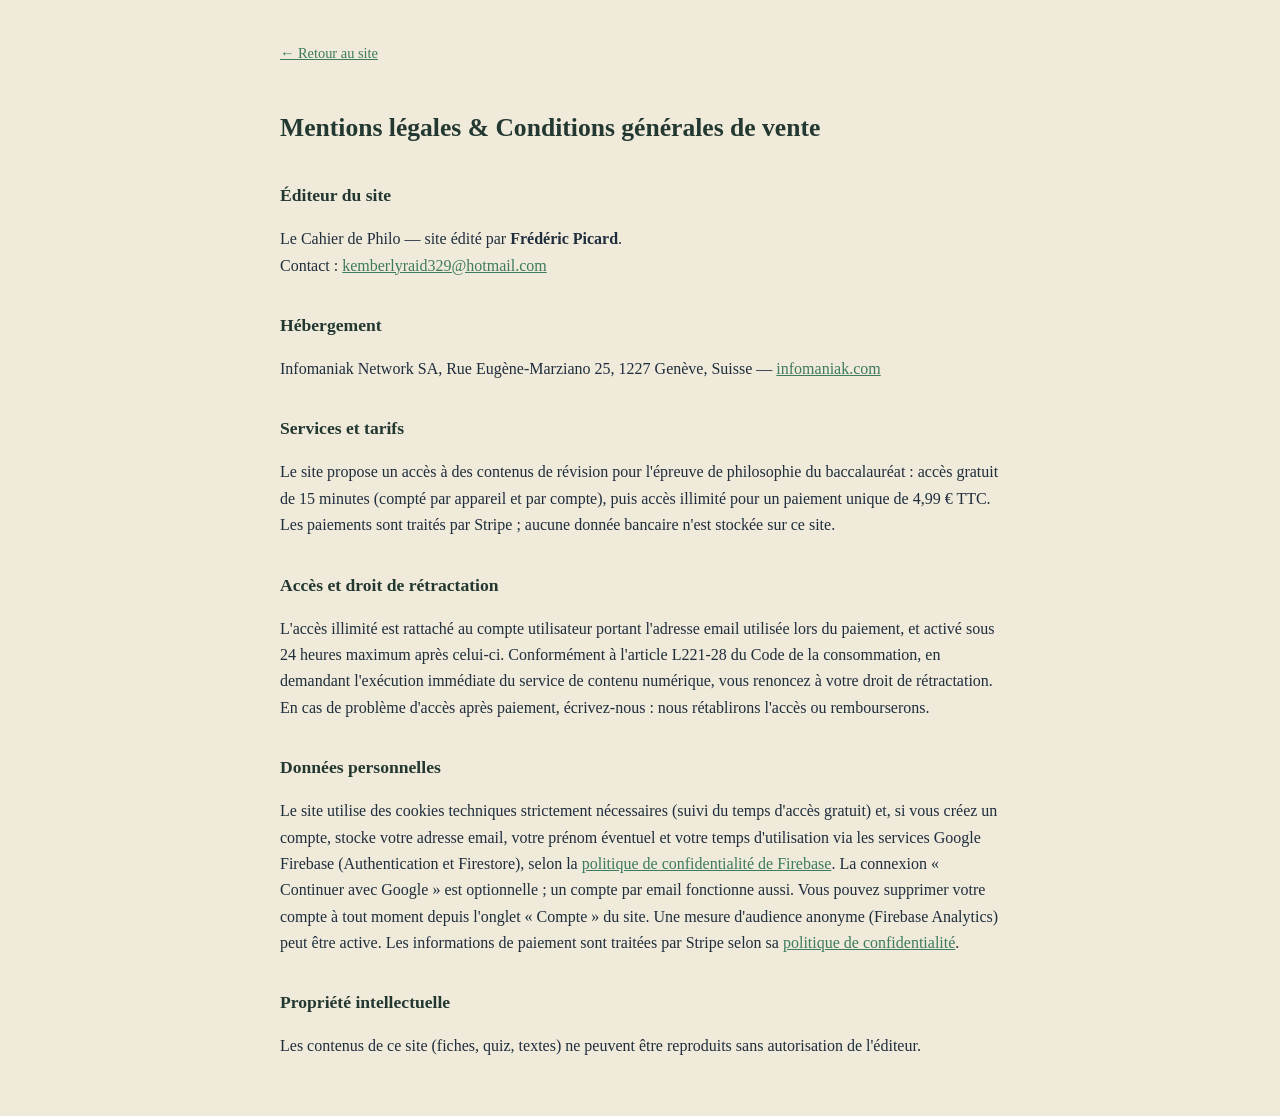
<file: site/mentions-legales.html>
<!DOCTYPE html>
<html lang="fr">
<head>
<meta charset="UTF-8">
<meta name="viewport" content="width=device-width, initial-scale=1.0">
<meta name="robots" content="noindex">
<title>Mentions légales & CGV — Le Cahier de Philo</title>
<style>
body{font-family:Georgia,serif;background:#EFEAD9;color:#1F2D3D;line-height:1.65;max-width:720px;margin:0 auto;padding:2.5rem 1.5rem}
h1{font-size:1.6rem;color:#243832}h2{font-size:1.1rem;margin-top:2rem;color:#243832}
a{color:#3E7A5E}.retour{display:inline-block;margin-bottom:1.5rem;font-size:.9rem}
</style>
</head>
<body>
<a class="retour" href="/">← Retour au site</a>
<h1>Mentions légales &amp; Conditions générales de vente</h1>

<h2>Éditeur du site</h2>
<p>Le Cahier de Philo — site édité par <strong>Frédéric Picard</strong>.<br>
Contact : <a href="mailto:kemberlyraid329@hotmail.com">kemberlyraid329@hotmail.com</a></p>

<h2>Hébergement</h2>
<p>Infomaniak Network SA, Rue Eugène-Marziano 25, 1227 Genève, Suisse — <a href="https://www.infomaniak.com">infomaniak.com</a></p>

<h2>Services et tarifs</h2>
<p>Le site propose un accès à des contenus de révision pour l'épreuve de philosophie du baccalauréat :
accès gratuit de 15 minutes (compté par appareil et par compte), puis accès illimité pour un paiement
unique de 4,99&nbsp;€ TTC. Les paiements sont traités par Stripe ; aucune donnée bancaire n'est stockée sur ce site.</p>

<h2>Accès et droit de rétractation</h2>
<p>L'accès illimité est rattaché au compte utilisateur portant l'adresse email utilisée lors du paiement,
et activé sous 24&nbsp;heures maximum après celui-ci.
Conformément à l'article L221-28 du Code de la consommation, en demandant l'exécution immédiate du service
de contenu numérique, vous renoncez à votre droit de rétractation. En cas de problème d'accès après paiement,
écrivez-nous : nous rétablirons l'accès ou rembourserons.</p>

<h2>Données personnelles</h2>
<p>Le site utilise des cookies techniques strictement nécessaires (suivi du temps d'accès gratuit) et,
si vous créez un compte, stocke votre adresse email, votre prénom éventuel et votre temps d'utilisation
via les services Google Firebase (Authentication et Firestore), selon la
<a href="https://firebase.google.com/support/privacy">politique de confidentialité de Firebase</a>.
La connexion « Continuer avec Google » est optionnelle ; un compte par email fonctionne aussi.
Vous pouvez supprimer votre compte à tout moment depuis l'onglet « Compte » du site.
Une mesure d'audience anonyme (Firebase Analytics) peut être active.
Les informations de paiement sont traitées par Stripe selon sa
<a href="https://stripe.com/fr/privacy">politique de confidentialité</a>.</p>

<h2>Propriété intellectuelle</h2>
<p>Les contenus de ce site (fiches, quiz, textes) ne peuvent être reproduits sans autorisation de l'éditeur.</p>
</body>
</html>
</file>
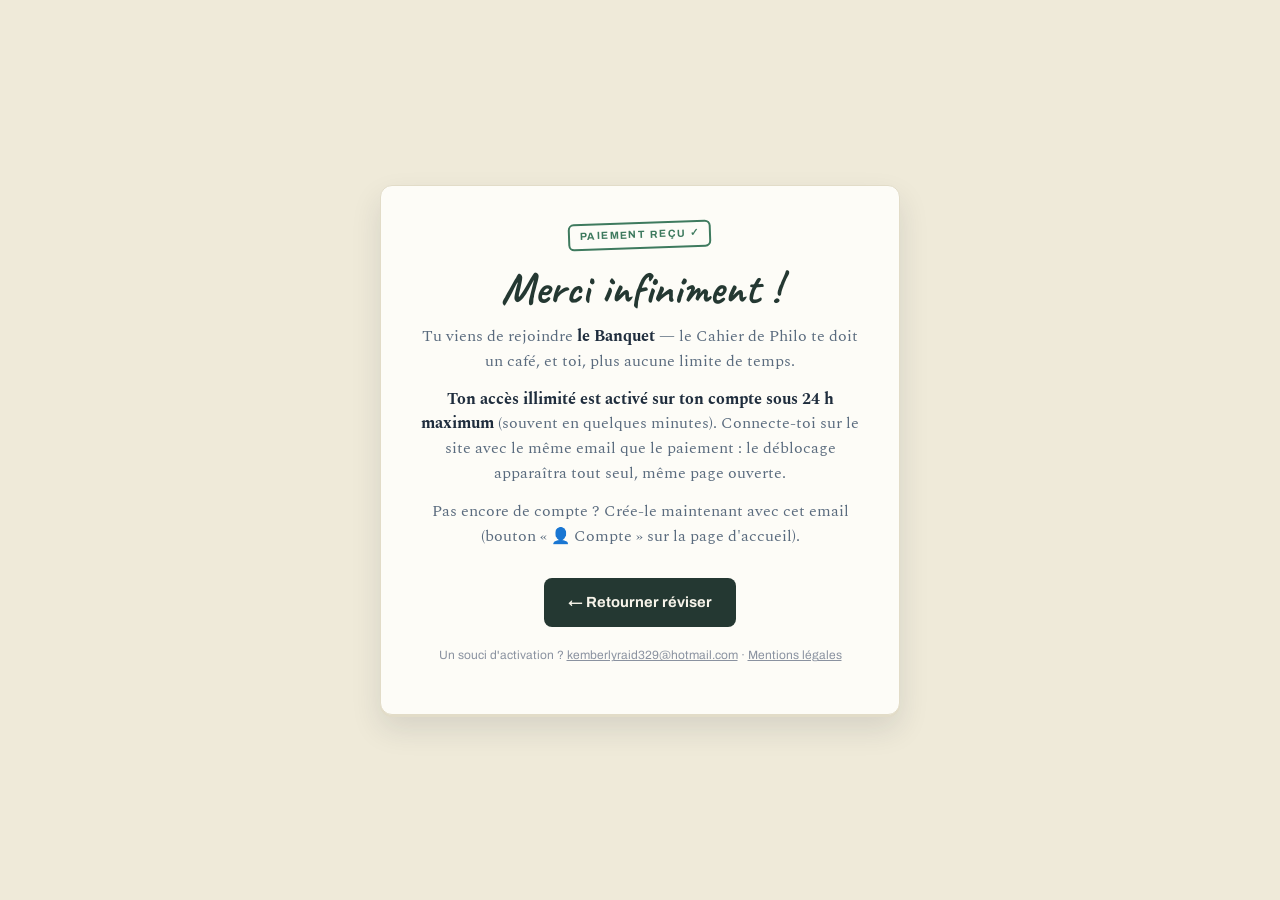
<file: site/merci.html>
<!DOCTYPE html>
<html lang="fr">
<head>
<meta charset="UTF-8">
<meta name="viewport" content="width=device-width, initial-scale=1.0">
<meta name="robots" content="noindex">
<title>Merci ! — Le Cahier de Philo</title>
<!-- Page de confirmation après paiement. À configurer côté Stripe comme
     redirection du Payment Link : https://sur-le-phil.fr/merci.html
     (Dashboard Stripe → Payment Links → ce lien → Après le paiement). -->
<link rel="preconnect" href="https://fonts.googleapis.com">
<link href="https://fonts.googleapis.com/css2?family=Spectral:ital,wght@0,300;0,400;0,600;1,400&family=Caveat:wght@500;700&family=Archivo:wght@500;600;700&display=swap" rel="stylesheet">
<style>
:root{--ardoise:#243832;--craie:#F7F4EA;--craie-jaune:#E5B43C;--papier:#FDFCF7;
  --papier-ombre:#EFEAD9;--encre:#1F2D3D;--encre-claire:#5A6B7E;--vert-ok:#3E7A5E}
*{margin:0;padding:0;box-sizing:border-box}
body{font-family:'Spectral',Georgia,serif;background:var(--papier-ombre);color:var(--encre);
  line-height:1.6;min-height:100vh;display:flex;align-items:center;justify-content:center;padding:1.5rem}
.carte{background:var(--papier);border:1px solid #E2DCC8;border-radius:12px;max-width:520px;width:100%;
  box-shadow:0 2px 0 #E2DCC8,0 14px 30px rgba(31,45,61,.12);padding:2.2rem 2rem;text-align:center}
h1{font-family:'Caveat',cursive;font-weight:700;font-size:2.8rem;line-height:1.05;color:var(--ardoise)}
.tampon{display:inline-block;font-family:'Archivo',sans-serif;font-size:.65rem;font-weight:700;
  letter-spacing:.14em;text-transform:uppercase;color:var(--vert-ok);border:2px solid var(--vert-ok);
  border-radius:6px;padding:.2rem .6rem;transform:rotate(-2deg);margin-bottom:1rem}
p{font-size:.97rem;color:var(--encre-claire);margin:.8rem 0}
p strong{color:var(--encre)}
.btn{display:inline-block;margin-top:1rem;font-family:'Archivo',sans-serif;font-weight:700;font-size:.92rem;
  background:var(--ardoise);color:var(--craie);text-decoration:none;border-radius:8px;padding:.8rem 1.5rem}
.btn:hover{background:#1A2A25}
.note{font-family:'Archivo',sans-serif;font-size:.75rem;color:#8A92A0;margin-top:1.2rem}
.note a{color:#8A92A0}
</style>
</head>
<body>
<main class="carte">
  <span class="tampon">Paiement reçu ✓</span>
  <h1>Merci infiniment&nbsp;!</h1>
  <p>Tu viens de rejoindre <strong>le Banquet</strong> — le Cahier de Philo te doit un café, et toi, plus aucune limite de temps.</p>
  <p id="statut-attente"><strong>Ton accès illimité est activé sur ton compte sous 24&nbsp;h maximum</strong> (souvent en quelques minutes). Connecte-toi sur le site avec le même email que le paiement&nbsp;: le déblocage apparaîtra tout seul, même page ouverte.</p>
  <p id="statut-ok" style="display:none;color:var(--vert-ok)"><strong>✓ Ton accès illimité est déjà actif sur cet appareil.</strong> Connecte-toi aussi à ton compte (même email que le paiement) pour le retrouver partout.</p>
  <p>Pas encore de compte&nbsp;? Crée-le maintenant avec cet email (bouton «&nbsp;👤 Compte&nbsp;» sur la page d'accueil).</p>
  <a class="btn" href="/">← Retourner réviser</a>
  <p class="note">Un souci d'activation&nbsp;? <a href="mailto:kemberlyraid329@hotmail.com">kemberlyraid329@hotmail.com</a> · <a href="/mentions-legales.html">Mentions légales</a></p>
</main>
<script>
/* Si Stripe redirige ici avec ?session_id={CHECKOUT_SESSION_ID} (à configurer
   dans le Dashboard → Payment Links → Après le paiement), on vérifie la session
   côté serveur : l'appareil est débloqué immédiatement, sans intervention. */
(async () => {
  const sid = new URLSearchParams(location.search).get('session_id');
  if (!sid) return;
  try {
    const r = await fetch('/api/paiement.php?session_id=' + encodeURIComponent(sid), { credentials: 'same-origin' });
    const d = await r.json();
    if (d.paye) {
      document.getElementById('statut-attente').style.display = 'none';
      document.getElementById('statut-ok').style.display = 'block';
    }
  } catch (e) { /* la voie normale (activation sous 24 h) reste affichée */ }
})();
</script>
</body>
</html>
</file>
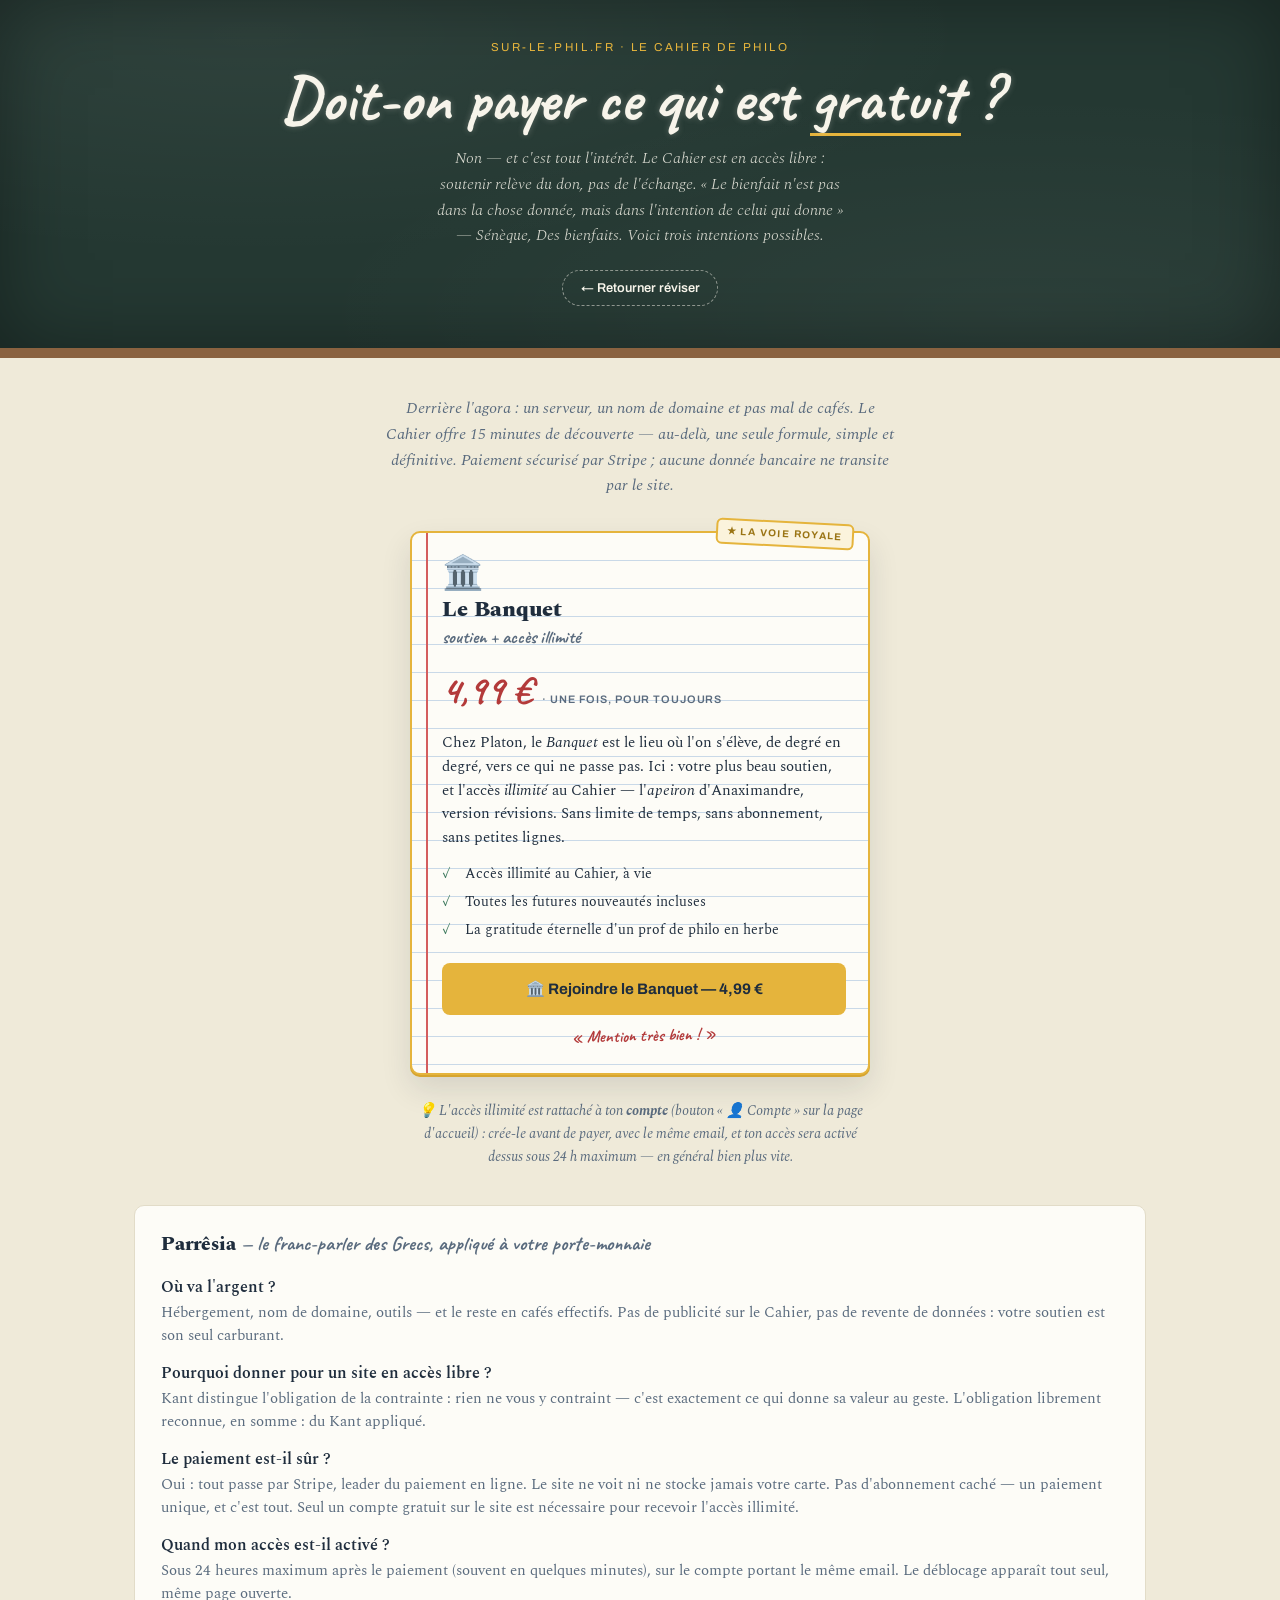
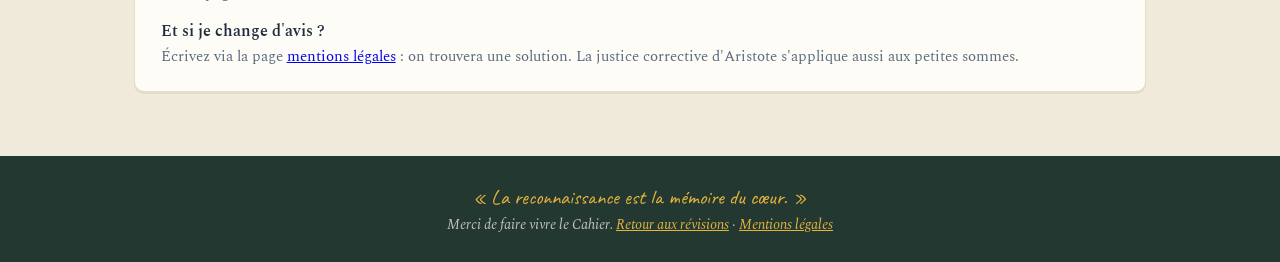
<file: site/soutien.html>
<!DOCTYPE html>
<html lang="fr">
<head>
<meta charset="UTF-8">
<meta name="viewport" content="width=device-width, initial-scale=1.0">
<title>Accès illimité au Cahier de Philo — 4,99 € · sur-le-phil.fr</title>
<meta name="description" content="Soutenir le Cahier de Philo : le Banquet, 4,99 € une fois pour toutes — accès illimité à toutes les révisions de philo du bac.">
<!-- ============================================================
  PAGE DE SOUTIEN / ACHAT — offre unique : le Banquet, 4,99 €
  (accès illimité). Le bouton pointe vers le Payment Link Stripe
  (aucune clé secrète requise) ; après paiement, le propriétaire
  active le compte depuis l'onglet Admin du site (voir README).
  Les anciennes offres Obole (1 €) et Drachmes (1,99 €) sont
  masquées — l'historique git permet de les restaurer.
 ============================================================ -->
<link rel="preconnect" href="https://fonts.googleapis.com">
<link href="https://fonts.googleapis.com/css2?family=Spectral:ital,wght@0,300;0,400;0,600;0,800;1,400;1,600&family=Caveat:wght@500;700&family=Archivo:wght@500;600;700&display=swap" rel="stylesheet">
<style>
:root{
  --ardoise:#243832;--ardoise-fonce:#1A2A25;--craie:#F7F4EA;--craie-jaune:#E5B43C;
  --papier:#FDFCF7;--papier-ombre:#EFEAD9;--ligne:#C9D9E8;--marge:#D45D5D;
  --encre:#1F2D3D;--encre-claire:#5A6B7E;--rouge:#B33A3A;--vert-ok:#3E7A5E;--radius:10px;
}
*{margin:0;padding:0;box-sizing:border-box}
body{font-family:'Spectral',Georgia,serif;background:var(--papier-ombre);color:var(--encre);line-height:1.6}
::selection{background:var(--craie-jaune);color:var(--encre)}

/* ---------- Tableau (en-tête) ---------- */
.tableau{
  background:radial-gradient(ellipse at 20% 10%, rgba(255,255,255,.05), transparent 50%),
             radial-gradient(ellipse at 80% 90%, rgba(255,255,255,.04), transparent 50%),var(--ardoise);
  border-bottom:10px solid #8A6240;box-shadow:inset 0 0 80px rgba(0,0,0,.35);
  color:var(--craie);padding:2.4rem 1.5rem 2.6rem;text-align:center;
}
.eyebrow{font-family:'Archivo',sans-serif;font-size:.72rem;letter-spacing:.22em;text-transform:uppercase;color:var(--craie-jaune);margin-bottom:.6rem}
.titre-craie{font-family:'Caveat',cursive;font-weight:700;font-size:clamp(2.4rem,6vw,4rem);line-height:1.05;text-shadow:0 0 6px rgba(247,244,234,.25)}
.titre-craie .souligne{background-image:linear-gradient(90deg,var(--craie-jaune),var(--craie-jaune));background-repeat:no-repeat;background-size:100% 3px;background-position:0 96%}
.sous-titre{font-style:italic;font-weight:300;color:rgba(247,244,234,.85);max-width:52ch;margin:.8rem auto 0}
.retour{
  display:inline-block;margin-top:1.3rem;font-family:'Archivo',sans-serif;font-size:.8rem;font-weight:600;
  color:var(--craie);text-decoration:none;border:1.5px dashed rgba(247,244,234,.5);border-radius:999px;padding:.45rem 1.1rem;
}
.retour:hover{background:rgba(247,244,234,.14)}

main{max-width:1060px;margin:0 auto;padding:2.4rem 1.5rem 4rem}
.chapeau{color:var(--encre-claire);font-style:italic;max-width:64ch;margin:0 auto 2rem;text-align:center}

/* ---------- Les trois formules ---------- */
.formules{display:grid;grid-template-columns:repeat(auto-fit,minmax(270px,1fr));gap:1.2rem;align-items:stretch}
.formule{
  position:relative;display:flex;flex-direction:column;
  background:linear-gradient(to right, transparent 14px, var(--marge) 14px, var(--marge) 16px, transparent 16px),
             repeating-linear-gradient(to bottom, var(--papier) 0, var(--papier) 27px, var(--ligne) 27px, var(--ligne) 28px);
  background-color:var(--papier);
  border:1px solid #E2DCC8;border-radius:var(--radius);
  box-shadow:0 2px 0 #E2DCC8,0 10px 24px rgba(31,45,61,.07);
  padding:1.6rem 1.4rem 1.4rem 1.9rem;
}
.formule.royale{border:2px solid var(--craie-jaune);box-shadow:0 2px 0 #D6A52F,0 14px 30px rgba(31,45,61,.12)}
.tampon{
  position:absolute;top:-12px;right:14px;display:inline-block;
  font-family:'Archivo',sans-serif;font-size:.62rem;font-weight:700;letter-spacing:.14em;text-transform:uppercase;
  color:var(--rouge);border:2px solid var(--rouge);border-radius:6px;padding:.18rem .55rem;
  transform:rotate(3deg);background:var(--papier);
}
.tampon.or{color:#9A7414;border-color:var(--craie-jaune);background:#FBF3DC}
.pictogramme{font-size:2.1rem;line-height:1;margin-bottom:.4rem}
.formule h2{font-weight:800;font-size:1.35rem;line-height:1.15}
.formule .grec{font-family:'Caveat',cursive;font-weight:700;font-size:1.15rem;color:var(--encre-claire)}
.prix{font-family:'Caveat',cursive;font-weight:700;font-size:2.5rem;color:var(--rouge);margin:.35rem 0 .55rem}
.prix small{font-family:'Archivo',sans-serif;font-size:.68rem;font-weight:600;letter-spacing:.08em;text-transform:uppercase;color:var(--encre-claire)}
.formule p.texte{font-size:.93rem;flex:1}
.formule p.texte em{color:var(--encre)}
.apporte{list-style:none;margin:.8rem 0 1rem;padding:0}
.apporte li{font-size:.88rem;padding-left:1.4rem;position:relative;margin-bottom:.35rem}
.apporte li::before{content:'✓';position:absolute;left:0;color:var(--vert-ok);font-weight:700}
.btn{
  display:block;text-align:center;text-decoration:none;font-family:'Archivo',sans-serif;font-weight:700;font-size:.95rem;
  background:var(--ardoise);color:var(--craie);border-radius:8px;padding:.85rem 1.2rem;
  transition:background .15s,transform .1s;
}
.btn:hover{background:var(--ardoise-fonce)}
.btn:active{transform:scale(.98)}
.btn:focus-visible{outline:3px solid var(--craie-jaune);outline-offset:2px}
.btn.jaune{background:var(--craie-jaune);color:var(--encre)}
.btn.jaune:hover{background:#D6A52F}
.annotation{
  font-family:'Caveat',cursive;font-weight:700;color:var(--rouge);font-size:1.05rem;
  text-align:center;margin-top:.55rem;transform:rotate(-1.5deg);
}

/* ---------- Note de bas de copie ---------- */
.note{
  background:var(--papier);border:1px solid #E2DCC8;border-radius:var(--radius);
  box-shadow:0 2px 0 #E2DCC8;padding:1.4rem 1.6rem;margin-top:2.2rem;
}
.note h3{font-weight:800;font-size:1.2rem;margin-bottom:.2rem}
.note .grec{font-family:'Caveat',cursive;font-size:1.25rem;color:var(--encre-claire)}
.note dl{margin-top:.9rem}
.note dt{font-weight:600;margin-top:.8rem}
.note dd{font-size:.93rem;color:var(--encre-claire);margin-left:0}
.merci{
  display:none;background:#E8F2EC;border:1.5px solid var(--vert-ok);border-radius:var(--radius);
  padding:1rem 1.3rem;margin-bottom:1.6rem;text-align:center;font-size:1rem;
}
.merci .craie{font-family:'Caveat',cursive;font-size:1.5rem;color:var(--vert-ok);display:block}

footer{background:var(--ardoise);color:rgba(247,244,234,.75);text-align:center;padding:1.6rem;font-size:.85rem;font-style:italic}
footer a{color:var(--craie-jaune)}
footer .craie{font-family:'Caveat',cursive;font-size:1.3rem;color:var(--craie-jaune);font-style:normal}

@media (max-width:640px){.formule{padding-left:1.7rem}}
</style>
<link rel="stylesheet" href="custom.css">
</head>
<body>

<header class="tableau">
  <p class="eyebrow">sur-le-phil.fr · Le Cahier de Philo</p>
  <h1 class="titre-craie">Doit-on payer ce qui est <span class="souligne">gratuit</span>&nbsp;?</h1>
  <p class="sous-titre">Non — et c'est tout l'intérêt. Le Cahier est en accès libre&nbsp;: soutenir relève du don, pas de l'échange. «&nbsp;Le bienfait n'est pas dans la chose donnée, mais dans l'intention de celui qui donne&nbsp;» — Sénèque, <em>Des bienfaits</em>. Voici trois intentions possibles.</p>
  <a class="retour" href="index.html">← Retourner réviser</a>
</header>

<main>
  <div class="merci" id="merci">
    <span class="craie">Merci infiniment&nbsp;!</span>
    Votre soutien est bien arrivé. Le Cahier — et son auteur — vous en sont reconnaissants. Bonnes révisions&nbsp;!
  </div>

  <p class="chapeau">Derrière l'agora&nbsp;: un serveur, un nom de domaine et pas mal de cafés. Le Cahier offre 15 minutes de découverte — au-delà, une seule formule, simple et définitive. Paiement sécurisé par Stripe&nbsp;; aucune donnée bancaire ne transite par le site.</p>

  <!-- Les offres Obole (1 €) et Drachmes (1,99 €) sont masquées : offre
       unique à 4,99 €. Pour les restaurer, voir l'historique git. -->
  <div class="formules" style="max-width:460px;margin:0 auto">

    <!-- ===== 4,99 € — Le Banquet ===== -->
    <section class="formule royale">
      <span class="tampon or">★ La voie royale</span>
      <span class="pictogramme">🏛️</span>
      <h2>Le Banquet</h2>
      <p class="grec">soutien + accès illimité</p>
      <p class="prix">4,99&nbsp;€ <small>· une fois, pour toujours</small></p>
      <p class="texte">Chez Platon, le <em>Banquet</em> est le lieu où l'on s'élève, de degré en degré, vers ce qui ne passe pas. Ici&nbsp;: votre plus beau soutien, et l'accès <em>illimité</em> au Cahier — l'<em>apeiron</em> d'Anaximandre, version révisions. Sans limite de temps, sans abonnement, sans petites lignes.</p>
      <ul class="apporte">
        <li>Accès illimité au Cahier, à vie</li>
        <li>Toutes les futures nouveautés incluses</li>
        <li>La gratitude éternelle d'un prof de philo en herbe</li>
      </ul>
      <a class="btn jaune" id="btn-banquet" href="https://buy.stripe.com/3cI8wQ0h34hd09K8Yjcwg02">🏛️ Rejoindre le Banquet — 4,99&nbsp;€</a>
      <p class="annotation">«&nbsp;Mention très bien&nbsp;!&nbsp;»</p>
    </section>

  </div>

  <p class="chapeau" style="margin-top:1.6rem;font-size:.9rem">💡 L'accès illimité est rattaché à ton <strong>compte</strong> (bouton «&nbsp;👤 Compte&nbsp;» sur la page d'accueil)&nbsp;: crée-le avant de payer, avec le même email, et ton accès sera activé dessus sous 24&nbsp;h maximum — en général bien plus vite.</p>

  <!-- ===== Parrêsia : franc-parler ===== -->
  <div class="note">
    <h3>Parrêsia <span class="grec">— le franc-parler des Grecs, appliqué à votre porte-monnaie</span></h3>
    <dl>
      <dt>Où va l'argent&nbsp;?</dt>
      <dd>Hébergement, nom de domaine, outils — et le reste en cafés effectifs. Pas de publicité sur le Cahier, pas de revente de données&nbsp;: votre soutien est son seul carburant.</dd>
      <dt>Pourquoi donner pour un site en accès libre&nbsp;?</dt>
      <dd>Kant distingue l'obligation de la contrainte&nbsp;: rien ne vous y contraint — c'est exactement ce qui donne sa valeur au geste. L'obligation librement reconnue, en somme&nbsp;: du Kant appliqué.</dd>
      <dt>Le paiement est-il sûr&nbsp;?</dt>
      <dd>Oui&nbsp;: tout passe par Stripe, leader du paiement en ligne. Le site ne voit ni ne stocke jamais votre carte. Pas d'abonnement caché — un paiement unique, et c'est tout. Seul un compte gratuit sur le site est nécessaire pour recevoir l'accès illimité.</dd>
      <dt>Quand mon accès est-il activé&nbsp;?</dt>
      <dd>Sous 24&nbsp;heures maximum après le paiement (souvent en quelques minutes), sur le compte portant le même email. Le déblocage apparaît tout seul, même page ouverte.</dd>
      <dt>Et si je change d'avis&nbsp;?</dt>
      <dd>Écrivez via la page <a href="mentions-legales.html">mentions légales</a>&nbsp;: on trouvera une solution. La justice corrective d'Aristote s'applique aussi aux petites sommes.</dd>
    </dl>
  </div>
</main>

<footer>
  <p class="craie">«&nbsp;La reconnaissance est la mémoire du cœur.&nbsp;»</p>
  <p>Merci de faire vivre le Cahier. <a href="index.html">Retour aux révisions</a> · <a href="mentions-legales.html">Mentions légales</a></p>
</footer>

<script>
/* Affiche le bandeau de remerciement au retour d'un paiement réussi
   (ex. activate.php redirige vers soutien.html?merci=1). */
if (/[?&](merci|success)=1/.test(location.search)) {
  document.getElementById('merci').style.display = 'block';
}
</script>
<script src="custom.js" defer></script>
</body>
</html>
</file>
<file: site/custom.css>
/* ============================================================
   custom.css — point d'extension styles (sur-le-phil.fr)
   Chargé après les styles du site : surcharge tout.
   ============================================================ */

/* ------------------------------------------------------------
   Badge « Révision » + minuteur → bas GAUCHE (filet de sécurité,
   en complément de custom.js qui le repère dynamiquement).
   On couvre les identifiants/classes plausibles du badge de
   paywall.js ; les règles inexistantes sont sans effet.
   ------------------------------------------------------------ */
#paywall-badge, .paywall-badge,
#pw-badge, .pw-badge,
#badge-revision, .badge-revision,
#revision-badge, .revision-badge,
[data-paywall-badge] {
  right: auto !important;
  left: 18px !important;
}
@media (max-width: 640px) {
  #paywall-badge, .paywall-badge,
  #pw-badge, .pw-badge,
  #badge-revision, .badge-revision,
  #revision-badge, .revision-badge,
  [data-paywall-badge] {
    left: 12px !important;
  }
}

/* Sur mobile, éviter tout chevauchement résiduel entre le badge
   (gauche) et la pastille musique (droite) : on remonte la pastille
   d'un cran si l'écran est très étroit. */
@media (max-width: 380px) {
  .mus-pill { bottom: 76px; }
}
</file>
